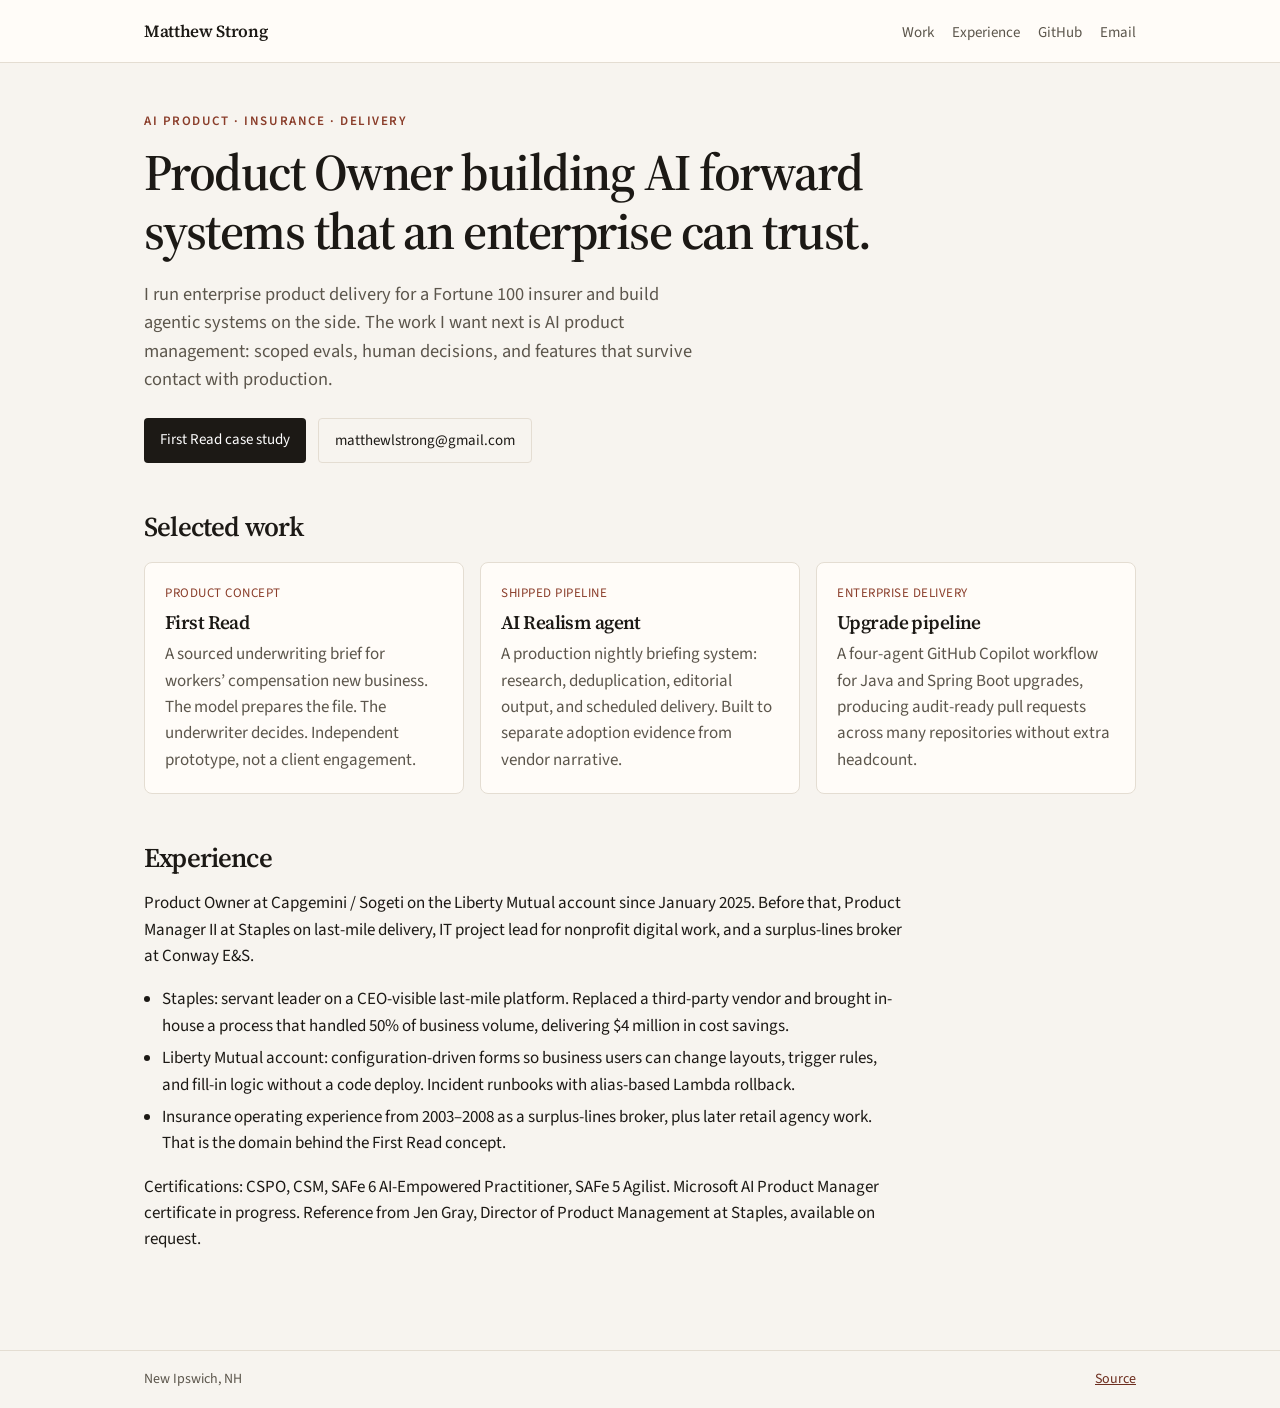
<file: index.html>
<!DOCTYPE html>
<html lang="en">
<head>
  <meta charset="utf-8">
  <meta name="viewport" content="width=device-width, initial-scale=1">
  <title>Matthew Strong — Product Owner</title>
  <meta name="description" content="Product Owner building AI forward systems that an enterprise can trust. Insurance domain, agentic systems, and production delivery at Fortune 100 scale.">
  <link rel="preconnect" href="https://fonts.googleapis.com">
  <link rel="preconnect" href="https://fonts.gstatic.com" crossorigin>
  <link href="https://fonts.googleapis.com/css2?family=Source+Sans+3:wght@400;600&family=Source+Serif+4:opsz,wght@8..60,600&display=swap" rel="stylesheet">
  <link rel="stylesheet" href="/styles.css">
</head>
<body>
  <header class="site">
    <div class="bar">
      <a class="brand" href="/">Matthew Strong</a>
      <nav>
        <a href="/#work">Work</a>
        <a href="/#experience">Experience</a>
        <a href="https://github.com/MatthewStrongCSPO" target="_blank" rel="noopener">GitHub</a>
        <a href="mailto:matthewlstrong@gmail.com">Email</a>
      </nav>
    </div>
  </header>
  <main>
    <p class="kicker">AI product · insurance · delivery</p>
    <div class="lede">
      <h1>Product Owner building AI forward systems that an enterprise can trust.</h1>
      <p class="sub">I run enterprise product delivery for a Fortune 100 insurer and build agentic systems on the side. The work I want next is AI product management: scoped evals, human decisions, and features that survive contact with production.</p>
      <div class="actions">
        <a class="btn" href="/work/first-read.html">First Read case study</a>
        <a class="btn secondary" href="mailto:matthewlstrong@gmail.com">matthewlstrong@gmail.com</a>
      </div>
    </div>
    <h2 id="work">Selected work</h2>
    <div class="grid">
      <a class="card" href="/work/first-read.html">
        <div class="meta">Product concept</div>
        <h3>First Read</h3>
        <p>A sourced underwriting brief for workers’ compensation new business. The model prepares the file. The underwriter decides. Independent prototype, not a client engagement.</p>
      </a>
      <a class="card" href="/work/ai-realism.html">
        <div class="meta">Shipped pipeline</div>
        <h3>AI Realism agent</h3>
        <p>A production nightly briefing system: research, deduplication, editorial output, and scheduled delivery. Built to separate adoption evidence from vendor narrative.</p>
      </a>
      <a class="card" href="/work/copilot-upgrades.html">
        <div class="meta">Enterprise delivery</div>
        <h3>Upgrade pipeline</h3>
        <p>A four-agent GitHub Copilot workflow for Java and Spring Boot upgrades, producing audit-ready pull requests across many repositories without extra headcount.</p>
      </a>
    </div>
    <h2 id="experience">Experience</h2>
    <div class="narrow">
      <p>Product Owner at Capgemini / Sogeti on the Liberty Mutual account since January 2025. Before that, Product Manager II at Staples on last-mile delivery, IT project lead for nonprofit digital work, and a surplus-lines broker at Conway E&S.</p>
      <ul class="clean">
        <li>Staples: servant leader on a CEO-visible last-mile platform. Replaced a third-party vendor and brought in-house a process that handled 50% of business volume, delivering $4 million in cost savings.</li>
        <li>Liberty Mutual account: configuration-driven forms so business users can change layouts, trigger rules, and fill-in logic without a code deploy. Incident runbooks with alias-based Lambda rollback.</li>
        <li>Insurance operating experience from 2003–2008 as a surplus-lines broker, plus later retail agency work. That is the domain behind the First Read concept.</li>
      </ul>
      <p>Certifications: CSPO, CSM, SAFe 6 AI-Empowered Practitioner, SAFe 5 Agilist. Microsoft AI Product Manager certificate in progress. Reference from Jen Gray, Director of Product Management at Staples, available on request.</p>
    </div>
  </main>
  <footer class="site">
    <div class="bar">
      <span>New Ipswich, NH</span>
      <span><a href="https://github.com/MatthewStrongCSPO/portfolio">Source</a></span>
    </div>
  </footer>
</body>
</html>
</file>
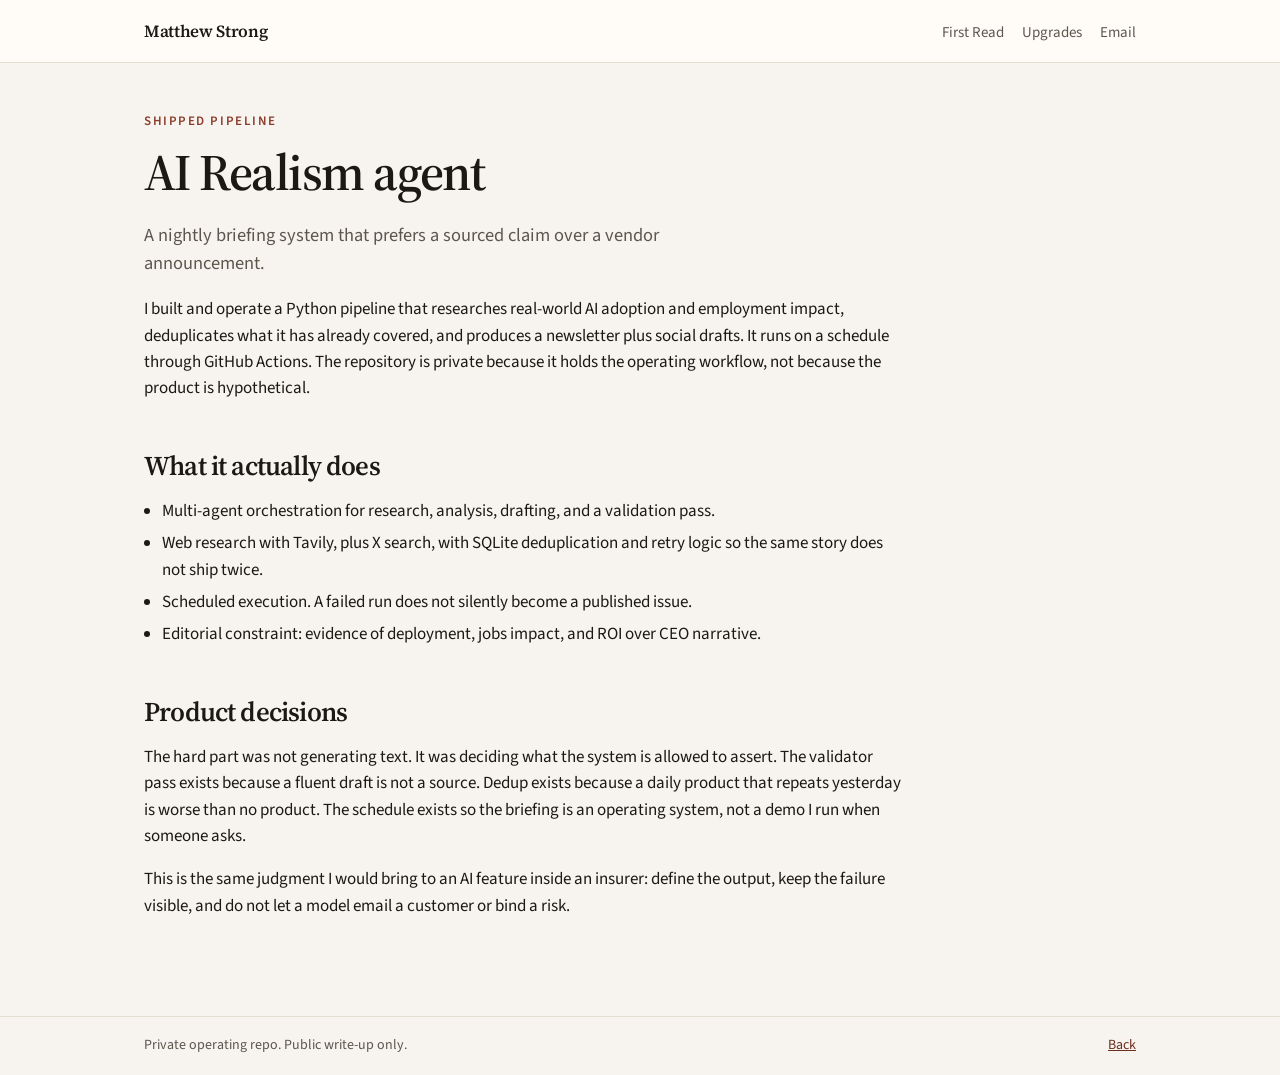
<file: work/ai-realism.html>
<!DOCTYPE html>
<html lang="en">
<head>
  <meta charset="utf-8">
  <meta name="viewport" content="width=device-width, initial-scale=1">
  <title>AI Realism agent — Matthew Strong</title>
  <link rel="preconnect" href="https://fonts.googleapis.com">
  <link rel="preconnect" href="https://fonts.gstatic.com" crossorigin>
  <link href="https://fonts.googleapis.com/css2?family=Source+Sans+3:wght@400;600&family=Source+Serif+4:opsz,wght@8..60,600&display=swap" rel="stylesheet">
  <link rel="stylesheet" href="/styles.css">
</head>
<body>
  <header class="site">
    <div class="bar">
      <a class="brand" href="/">Matthew Strong</a>
      <nav>
        <a href="/work/first-read.html">First Read</a>
        <a href="/work/copilot-upgrades.html">Upgrades</a>
        <a href="mailto:matthewlstrong@gmail.com">Email</a>
      </nav>
    </div>
  </header>
  <main>
    <p class="kicker">Shipped pipeline</p>
    <div class="narrow">
      <h1>AI Realism agent</h1>
      <p class="sub">A nightly briefing system that prefers a sourced claim over a vendor announcement.</p>
      <p>I built and operate a Python pipeline that researches real-world AI adoption and employment impact, deduplicates what it has already covered, and produces a newsletter plus social drafts. It runs on a schedule through GitHub Actions. The repository is private because it holds the operating workflow, not because the product is hypothetical.</p>
      <h2>What it actually does</h2>
      <ul class="clean">
        <li>Multi-agent orchestration for research, analysis, drafting, and a validation pass.</li>
        <li>Web research with Tavily, plus X search, with SQLite deduplication and retry logic so the same story does not ship twice.</li>
        <li>Scheduled execution. A failed run does not silently become a published issue.</li>
        <li>Editorial constraint: evidence of deployment, jobs impact, and ROI over CEO narrative.</li>
      </ul>
      <h2>Product decisions</h2>
      <p>The hard part was not generating text. It was deciding what the system is allowed to assert. The validator pass exists because a fluent draft is not a source. Dedup exists because a daily product that repeats yesterday is worse than no product. The schedule exists so the briefing is an operating system, not a demo I run when someone asks.</p>
      <p>This is the same judgment I would bring to an AI feature inside an insurer: define the output, keep the failure visible, and do not let a model email a customer or bind a risk.</p>
    </div>
  </main>
  <footer class="site">
    <div class="bar">
      <span>Private operating repo. Public write-up only.</span>
      <a href="/">Back</a>
    </div>
  </footer>
</body>
</html>
</file>
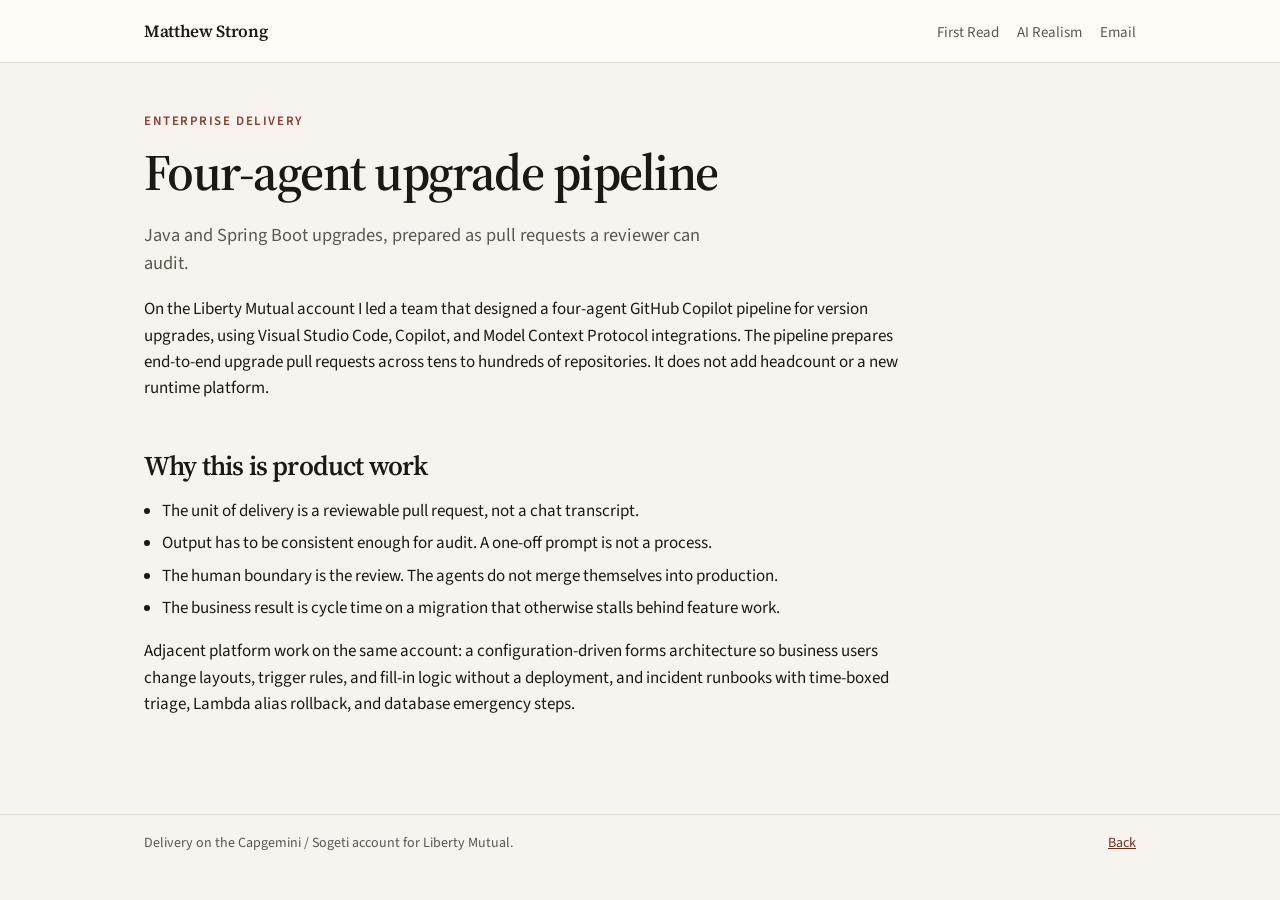
<file: work/copilot-upgrades.html>
<!DOCTYPE html>
<html lang="en">
<head>
  <meta charset="utf-8">
  <meta name="viewport" content="width=device-width, initial-scale=1">
  <title>Upgrade pipeline — Matthew Strong</title>
  <link rel="preconnect" href="https://fonts.googleapis.com">
  <link rel="preconnect" href="https://fonts.gstatic.com" crossorigin>
  <link href="https://fonts.googleapis.com/css2?family=Source+Sans+3:wght@400;600&family=Source+Serif+4:opsz,wght@8..60,600&display=swap" rel="stylesheet">
  <link rel="stylesheet" href="/styles.css">
</head>
<body>
  <header class="site">
    <div class="bar">
      <a class="brand" href="/">Matthew Strong</a>
      <nav>
        <a href="/work/first-read.html">First Read</a>
        <a href="/work/ai-realism.html">AI Realism</a>
        <a href="mailto:matthewlstrong@gmail.com">Email</a>
      </nav>
    </div>
  </header>
  <main>
    <p class="kicker">Enterprise delivery</p>
    <div class="narrow">
      <h1>Four-agent upgrade pipeline</h1>
      <p class="sub">Java and Spring Boot upgrades, prepared as pull requests a reviewer can audit.</p>
      <p>On the Liberty Mutual account I led a team that designed a four-agent GitHub Copilot pipeline for version upgrades, using Visual Studio Code, Copilot, and Model Context Protocol integrations. The pipeline prepares end-to-end upgrade pull requests across tens to hundreds of repositories. It does not add headcount or a new runtime platform.</p>
      <h2>Why this is product work</h2>
      <ul class="clean">
        <li>The unit of delivery is a reviewable pull request, not a chat transcript.</li>
        <li>Output has to be consistent enough for audit. A one-off prompt is not a process.</li>
        <li>The human boundary is the review. The agents do not merge themselves into production.</li>
        <li>The business result is cycle time on a migration that otherwise stalls behind feature work.</li>
      </ul>
      <p>Adjacent platform work on the same account: a configuration-driven forms architecture so business users change layouts, trigger rules, and fill-in logic without a deployment, and incident runbooks with time-boxed triage, Lambda alias rollback, and database emergency steps.</p>
    </div>
  </main>
  <footer class="site">
    <div class="bar">
      <span>Delivery on the Capgemini / Sogeti account for Liberty Mutual.</span>
      <a href="/">Back</a>
    </div>
  </footer>
</body>
</html>
</file>
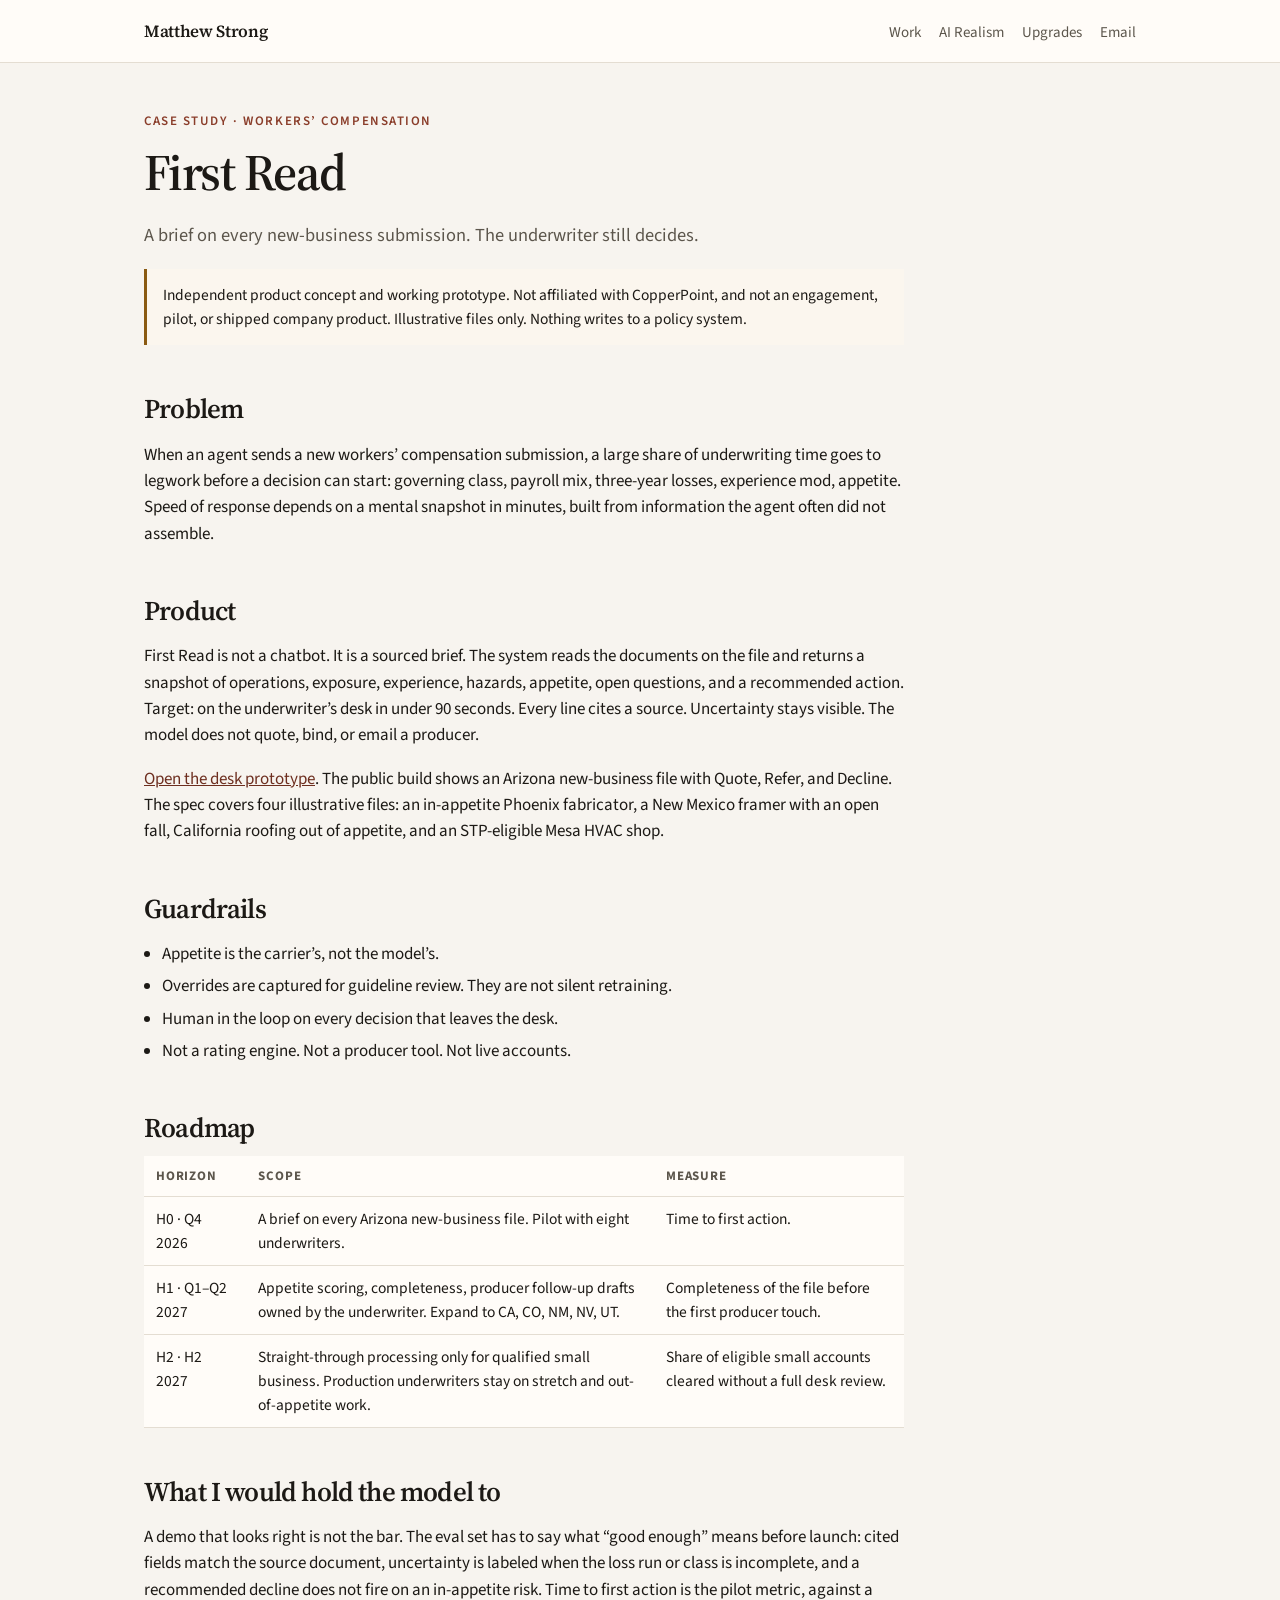
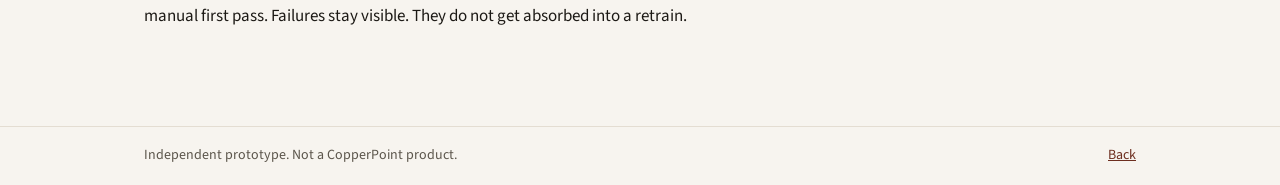
<file: work/first-read.html>
<!DOCTYPE html>
<html lang="en">
<head>
  <meta charset="utf-8">
  <meta name="viewport" content="width=device-width, initial-scale=1">
  <title>First Read — Matthew Strong</title>
  <meta name="description" content="Independent product concept: an AI first read for workers compensation new business. The underwriter still decides.">
  <link rel="preconnect" href="https://fonts.googleapis.com">
  <link rel="preconnect" href="https://fonts.gstatic.com" crossorigin>
  <link href="https://fonts.googleapis.com/css2?family=Source+Sans+3:wght@400;600&family=Source+Serif+4:opsz,wght@8..60,600&display=swap" rel="stylesheet">
  <link rel="stylesheet" href="/styles.css">
</head>
<body>
  <header class="site">
    <div class="bar">
      <a class="brand" href="/">Matthew Strong</a>
      <nav>
        <a href="/#work">Work</a>
        <a href="/work/ai-realism.html">AI Realism</a>
        <a href="/work/copilot-upgrades.html">Upgrades</a>
        <a href="mailto:matthewlstrong@gmail.com">Email</a>
      </nav>
    </div>
  </header>
  <main>
    <p class="kicker">Case study · workers’ compensation</p>
    <div class="narrow">
      <h1>First Read</h1>
      <p class="sub">A brief on every new-business submission. The underwriter still decides.</p>
      <div class="callout">Independent product concept and working prototype. Not affiliated with CopperPoint, and not an engagement, pilot, or shipped company product. Illustrative files only. Nothing writes to a policy system.</div>
      <h2>Problem</h2>
      <p>When an agent sends a new workers’ compensation submission, a large share of underwriting time goes to legwork before a decision can start: governing class, payroll mix, three-year losses, experience mod, appetite. Speed of response depends on a mental snapshot in minutes, built from information the agent often did not assemble.</p>
      <h2>Product</h2>
      <p>First Read is not a chatbot. It is a sourced brief. The system reads the documents on the file and returns a snapshot of operations, exposure, experience, hazards, appetite, open questions, and a recommended action. Target: on the underwriter’s desk in under 90 seconds. Every line cites a source. Uncertainty stays visible. The model does not quote, bind, or email a producer.</p>
      <p><a href="https://copperpoint-wc-underwriting-ai.grok.me/desk">Open the desk prototype</a>. The public build shows an Arizona new-business file with Quote, Refer, and Decline. The spec covers four illustrative files: an in-appetite Phoenix fabricator, a New Mexico framer with an open fall, California roofing out of appetite, and an STP-eligible Mesa HVAC shop.</p>
      <h2>Guardrails</h2>
      <ul class="clean">
        <li>Appetite is the carrier’s, not the model’s.</li>
        <li>Overrides are captured for guideline review. They are not silent retraining.</li>
        <li>Human in the loop on every decision that leaves the desk.</li>
        <li>Not a rating engine. Not a producer tool. Not live accounts.</li>
      </ul>
      <h2>Roadmap</h2>
      <table>
        <thead><tr><th>Horizon</th><th>Scope</th><th>Measure</th></tr></thead>
        <tbody>
          <tr><td>H0 · Q4 2026</td><td>A brief on every Arizona new-business file. Pilot with eight underwriters.</td><td>Time to first action.</td></tr>
          <tr><td>H1 · Q1–Q2 2027</td><td>Appetite scoring, completeness, producer follow-up drafts owned by the underwriter. Expand to CA, CO, NM, NV, UT.</td><td>Completeness of the file before the first producer touch.</td></tr>
          <tr><td>H2 · H2 2027</td><td>Straight-through processing only for qualified small business. Production underwriters stay on stretch and out-of-appetite work.</td><td>Share of eligible small accounts cleared without a full desk review.</td></tr>
        </tbody>
      </table>
      <h2>What I would hold the model to</h2>
      <p>A demo that looks right is not the bar. The eval set has to say what “good enough” means before launch: cited fields match the source document, uncertainty is labeled when the loss run or class is incomplete, and a recommended decline does not fire on an in-appetite risk. Time to first action is the pilot metric, against a manual first pass. Failures stay visible. They do not get absorbed into a retrain.</p>
    </div>
  </main>
  <footer class="site">
    <div class="bar">
      <span>Independent prototype. Not a CopperPoint product.</span>
      <a href="/">Back</a>
    </div>
  </footer>
</body>
</html>
</file>
<file: styles.css>
:root {
  --ink: #1c1915;
  --muted: #5c564c;
  --line: #e4ddd2;
  --paper: #f7f4ef;
  --card: #fffcf8;
  --accent: #8a3d2a;
  --accent-dark: #6d2e1f;
  --ok: #2f5d45;
  --warn: #8a5a12;
  --max: 760px;
  --wide: 1040px;
}

* { box-sizing: border-box; }

html { scroll-behavior: smooth; }

body {
  margin: 0;
  font-family: "Source Sans 3", "Segoe UI", sans-serif;
  color: var(--ink);
  background: var(--paper);
  line-height: 1.55;
  font-size: 17px;
}

a { color: var(--accent-dark); }

a:hover { color: var(--accent); }

header.site {
  border-bottom: 1px solid var(--line);
  background: var(--card);
}

.bar {
  max-width: var(--wide);
  margin: 0 auto;
  padding: 18px 24px;
  display: flex;
  justify-content: space-between;
  align-items: baseline;
  gap: 16px;
}

.brand {
  font-family: "Source Serif 4", Georgia, serif;
  font-weight: 600;
  color: var(--ink);
  text-decoration: none;
  letter-spacing: -0.02em;
}

nav { display: flex; gap: 18px; font-size: 15px; }

nav a { color: var(--muted); text-decoration: none; }

nav a:hover { color: var(--ink); }

main { max-width: var(--wide); margin: 0 auto; padding: 48px 24px 80px; }

.lede { max-width: var(--max); }

h1, h2, h3 {
  font-family: "Source Serif 4", Georgia, serif;
  font-weight: 600;
  letter-spacing: -0.03em;
  line-height: 1.15;
}

h1 { font-size: clamp(2.1rem, 4vw, 3.3rem); margin: 0 0 16px; }

h2 { font-size: 1.7rem; margin: 48px 0 12px; }

h3 { font-size: 1.2rem; margin: 0 0 8px; }

.kicker {
  font-size: 13px;
  letter-spacing: 0.12em;
  text-transform: uppercase;
  color: var(--accent);
  font-weight: 600;
  margin: 0 0 12px;
}

.sub { font-size: 1.15rem; color: var(--muted); max-width: 62ch; }

.actions { display: flex; gap: 12px; flex-wrap: wrap; margin-top: 24px; }

.btn {
  display: inline-block;
  background: var(--ink);
  color: #fff;
  text-decoration: none;
  padding: 10px 16px;
  border-radius: 4px;
  font-size: 15px;
}

.btn.secondary {
  background: transparent;
  color: var(--ink);
  border: 1px solid var(--line);
}

.grid {
  display: grid;
  grid-template-columns: repeat(auto-fit, minmax(260px, 1fr));
  gap: 16px;
  margin-top: 20px;
}

.card {
  background: var(--card);
  border: 1px solid var(--line);
  border-radius: 8px;
  padding: 20px;
  text-decoration: none;
  color: inherit;
  display: block;
}

.card:hover { border-color: #c9bfb2; }

.card p { color: var(--muted); margin: 0; }

.meta { font-size: 13px; color: var(--accent); letter-spacing: 0.04em; text-transform: uppercase; margin-bottom: 8px; }

.callout {
  border-left: 3px solid var(--warn);
  background: #fbf6ee;
  padding: 14px 16px;
  margin: 20px 0;
  color: var(--ink);
  font-size: 15.5px;
}

ul.clean { padding-left: 18px; }

ul.clean li { margin: 6px 0; }

table { width: 100%; border-collapse: collapse; font-size: 15.5px; background: var(--card); }

th, td { text-align: left; padding: 10px 12px; border-bottom: 1px solid var(--line); vertical-align: top; }

th { font-size: 13px; letter-spacing: 0.06em; text-transform: uppercase; color: var(--muted); }

footer.site { border-top: 1px solid var(--line); color: var(--muted); font-size: 14px; }

footer.site .bar { align-items: center; }

.narrow { max-width: var(--max); }

@media (max-width: 640px) {
  nav { display: none; }
}
</file>
